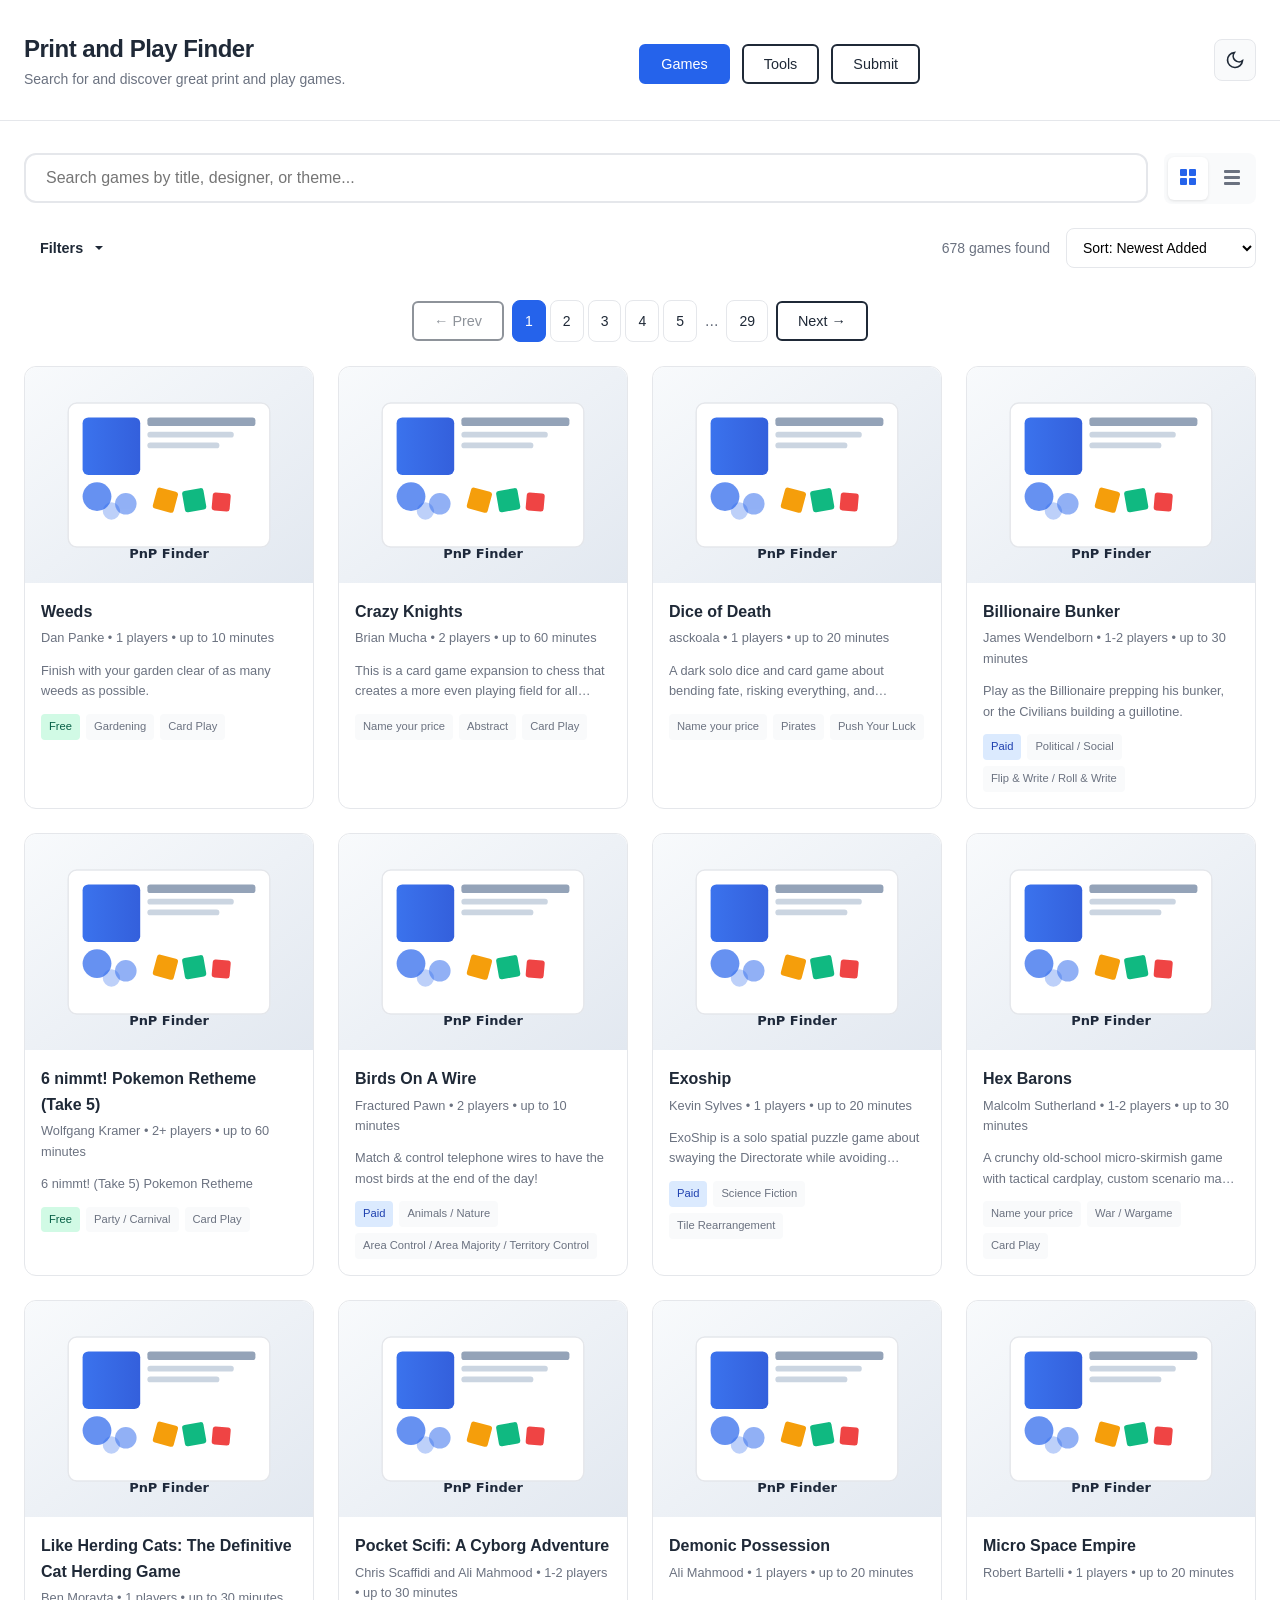
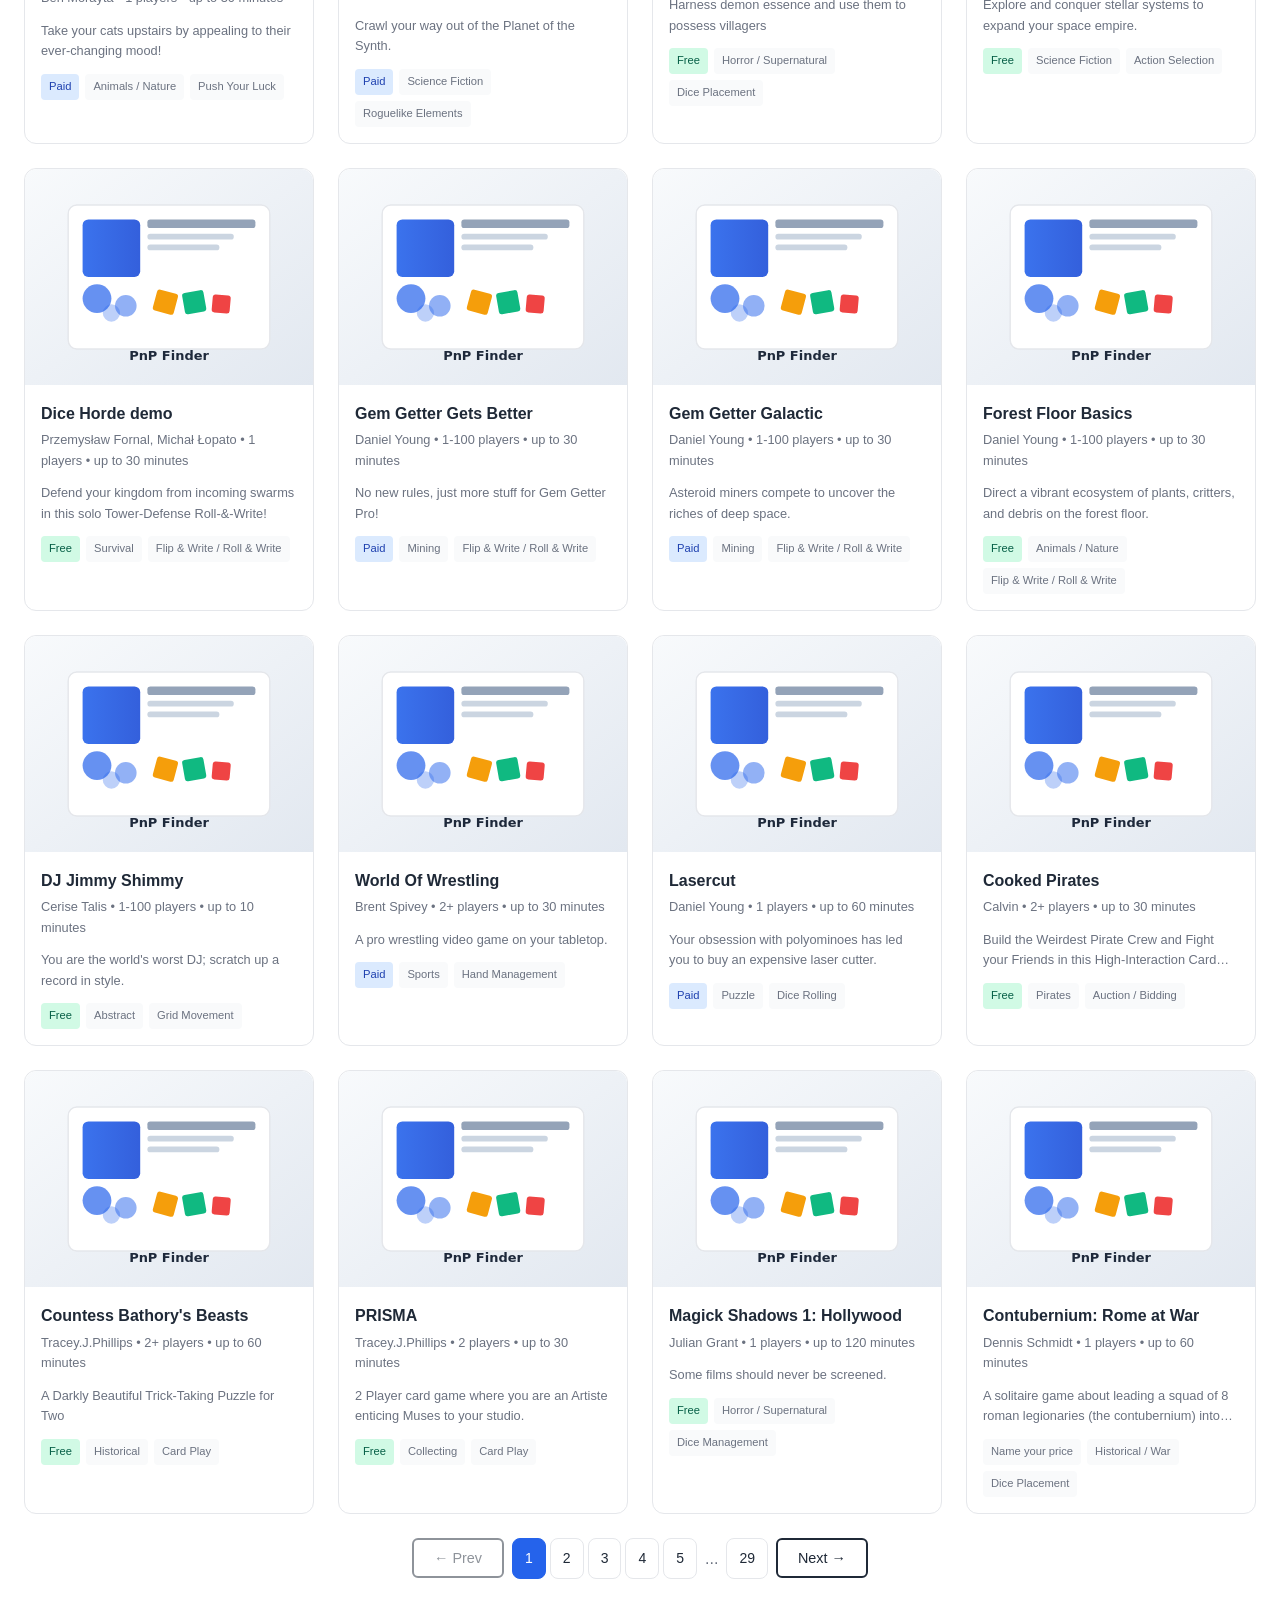
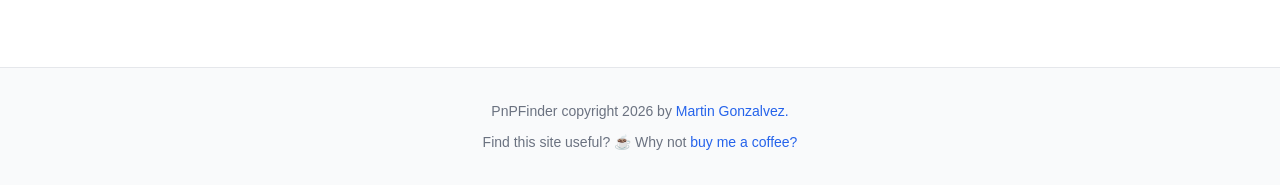
<file: index.html>
<!DOCTYPE html>
<html lang="en">
<head>
    <meta charset="UTF-8">
    <meta name="viewport" content="width=device-width, initial-scale=1.0">
    <title>Print and Play Finder - Discover Free & Paid PnP Games</title>
    <link rel="icon" type="image/svg+xml" href="images/favicon.svg">
    <link rel="stylesheet" href="css/styles.css">
</head>
<body>
    <header class="header">
        <div class="container">
            <div class="header-left">
                <h1 class="logo">Print and Play Finder</h1>
                <p class="tagline">Search for and discover great print and play games.</p>
            </div>
            <!-- Navigation Menu -->
            <nav class="main-nav" id="main-nav">
                <div class="nav-buttons">
                    <button class="nav-btn active" data-page="index.html">Games</button>
                    <button class="nav-btn" data-page="tools.html">Tools</button>
                    <button class="nav-btn" data-page="submit.html">Submit</button>
                </div>
            </nav>
            
            <!-- Mobile Menu Toggle -->
            <button class="mobile-menu-toggle" id="mobile-menu-toggle" aria-label="Toggle menu">
                <svg width="24" height="24" viewBox="0 0 24 24" fill="currentColor">
                    <path d="M3 18h18v-2H3v2zm0-5h18v-2H3v2zm0-7v2h18V6H3z"/>
                </svg>
            </button>
            
            <button id="theme-toggle" class="theme-toggle" title="Toggle dark mode">
                <svg class="sun-icon" width="20" height="20" viewBox="0 0 24 24" fill="none" stroke="currentColor" stroke-width="2">
                    <circle cx="12" cy="12" r="5"/><path d="M12 1v2M12 21v2M4.22 4.22l1.42 1.42M18.36 18.36l1.42 1.42M1 12h2M21 12h2M4.22 19.78l1.42-1.42M18.36 5.64l1.42-1.42"/>
                </svg>
                <svg class="moon-icon" width="20" height="20" viewBox="0 0 24 24" fill="none" stroke="currentColor" stroke-width="2">
                    <path d="M21 12.79A9 9 0 1111.21 3 7 7 0 0021 12.79z"/>
                </svg>
            </button>
        </div>
    </header>

    <main class="main-content">
        <div class="container">
            <section class="search-section">
                <div class="search-wrapper">
                    <input 
                        type="text" 
                        id="search-input" 
                        class="search-input" 
                        placeholder="Search games by title, designer, or theme..."
                        autocomplete="off"
                    >
                    <div id="autocomplete-results" class="autocomplete-results"></div>
                </div>
                
                <div class="view-toggle">
                    <button id="tile-view-btn" class="view-btn active" title="Tile View">
                        <svg width="20" height="20" viewBox="0 0 20 20" fill="currentColor">
                            <rect x="2" y="2" width="7" height="7" rx="1"/>
                            <rect x="11" y="2" width="7" height="7" rx="1"/>
                            <rect x="2" y="11" width="7" height="7" rx="1"/>
                            <rect x="11" y="11" width="7" height="7" rx="1"/>
                        </svg>
                    </button>
                    <button id="list-view-btn" class="view-btn" title="List View">
                        <svg width="20" height="20" viewBox="0 0 20 20" fill="currentColor">
                            <rect x="2" y="3" width="16" height="3" rx="1"/>
                            <rect x="2" y="9" width="16" height="3" rx="1"/>
                            <rect x="2" y="15" width="16" height="3" rx="1"/>
                        </svg>
                    </button>
                </div>
            </section>

            <section class="filters-section">
                <div class="filters-header">
                    <button id="toggle-filters" class="toggle-filters-btn">
                        <span>Filters</span>
                        <svg class="chevron" width="16" height="16" viewBox="0 0 16 16" fill="currentColor">
                            <path d="M4 6l4 4 4-4"/>
                        </svg>
                    </button>
                    <div class="filters-right">
                        <span id="results-count" class="results-count">Loading games...</span>
                        <div class="sort-group">
                        <select id="sort-by" class="filter-select">
                                <option value="" disabled selected>Sort: Newest Added</option>
                                <option value="newest">Newest Added</option>
                                <option value="alpha-asc">Alphabetical (A-Z)</option>
                                <option value="alpha-desc">Alphabetical (Z-A)</option>
                                <option value="year-desc">Release Year (Newest)</option>
                                <option value="year-asc">Release Year (Oldest)</option>
                                <option value="original">Order Added</option>
                            </select>
                        </div>
                    </div>
                </div>
                
                <div id="filters-panel" class="filters-panel">
                    <div class="filter-group">
                        <label for="filter-players">Players</label>
                        <select id="filter-players" class="filter-select">
                            <option value="">All</option>
                        </select>
                    </div>

                    <div class="filter-group">
                        <label for="filter-playtime">Playtime</label>
                        <select id="filter-playtime" class="filter-select">
                            <option value="">All</option>
                        </select>
                    </div>

                    <div class="filter-group">
                        <label for="filter-age">Age Range</label>
                        <select id="filter-age" class="filter-select">
                            <option value="">All</option>
                        </select>
                    </div>

                    <div class="filter-group">
                        <label for="filter-complexity">Game Complexity</label>
                        <select id="filter-complexity" class="filter-select">
                            <option value="">All</option>
                            <option value="LIGHT">Light</option>
                            <option value="LIGHT-MEDIUM">Light-Medium</option>
                            <option value="MEDIUM">Medium</option>
                            <option value="MEDIUM-HEAVY">Medium-Heavy</option>
                            <option value="HEAVY">Heavy</option>
                        </select>
                    </div>

                    <div class="filter-group">
                        <label for="filter-crafting">Crafting Challenge</label>
                        <select id="filter-crafting" class="filter-select">
                            <option value="">All</option>
                            <option value="Simple Cuts">Simple Cuts</option>
                            <option value="Moderate Assembly">Moderate Assembly</option>
                            <option value="Complex Assembly">Complex Assembly</option>
                        </select>
                    </div>

                    <div class="filter-group">
                        <label for="filter-theme">Theme</label>
                        <select id="filter-theme" class="filter-select">
                            <option value="">All</option>
                        </select>
                    </div>

                    <div class="filter-group">
                        <label for="filter-mechanism">Main Mechanism</label>
                        <select id="filter-mechanism" class="filter-select">
                            <option value="">All</option>
                        </select>
                    </div>

                    <div class="filter-group">
                        <label for="filter-year">Release Year</label>
                        <select id="filter-year" class="filter-select">
                            <option value="">All</option>
                        </select>
                    </div>

                    <div class="filter-group">
                        <label for="filter-price">Free or Paid</label>
                        <select id="filter-price" class="filter-select">
                            <option value="">All</option>
                            <option value="Free">Free</option>
                            <option value="Paid">Paid</option>
                            <option value="Name your price">Name Your Price</option>
                        </select>
                    </div>

                    <div class="filter-group">
                        <label for="filter-curated">Curated Lists</label>
                        <select id="filter-curated" class="filter-select">
                            <option value="">All</option>
                        </select>
                    </div>

                    <button id="clear-filters" class="clear-filters-btn">Clear All</button>
                </div>
            </section>

            <div id="pagination-top" class="pagination-container"></div>

            <section id="games-grid" class="games-grid tile-view">
            </section>

            <div id="pagination-bottom" class="pagination-container"></div>
        </div>
    </main>

    <footer class="footer-bottom">
        <div class="container" style="text-align: center;">
            <p>PnPFinder copyright 2026 by <a href="mailto:help@pnpfinder.com?subject=PnPFinder%20Feedback">Martin Gonzalvez.</a></p>
            <p style="margin-top: 8px;">
                Find this site useful? ☕ Why not <a href="https://ko-fi.com/marting/" target="_blank" style="color: var(--primary); text-decoration: none;">buy me a coffee?</a>
            </p>
        </div>
    </footer>

    <script src="js/app.js"></script>
</body>
</html>
</file>
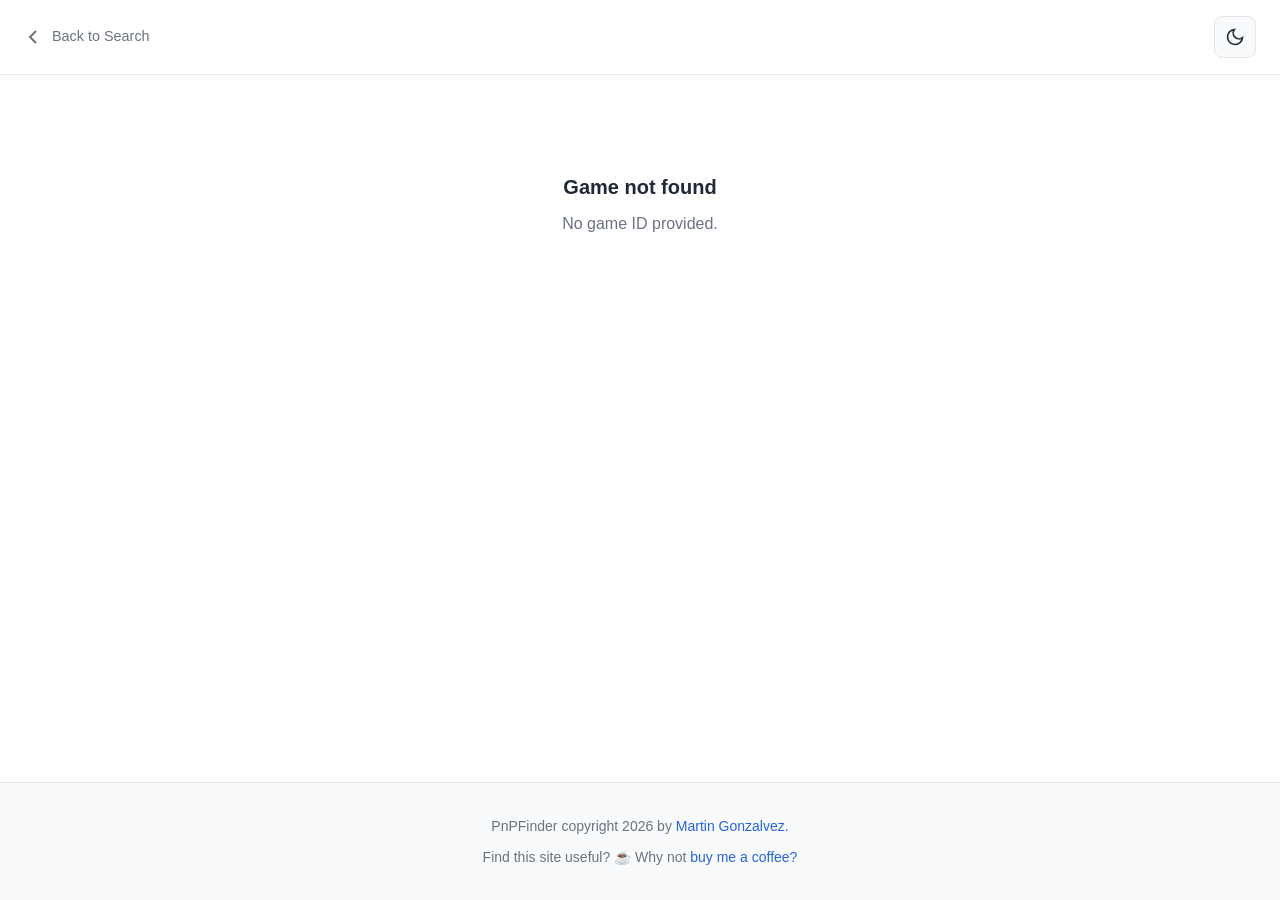
<file: detail.html>
<!DOCTYPE html>
<html lang="en">
<head>
    <meta charset="UTF-8">
    <meta name="viewport" content="width=device-width, initial-scale=1.0">
    <title>Game Details - PnP Finder</title>
    <link rel="stylesheet" href="css/styles.css">
</head>
<body class="detail-page">
    <header class="header">
        <div class="container">
            <a href="index.html" class="back-link">
                <svg width="20" height="20" viewBox="0 0 20 20" fill="currentColor">
                    <path d="M12 4l-6 6 6 6" stroke="currentColor" stroke-width="2" fill="none"/>
                </svg>
                Back to Search
            </a>
            <button id="theme-toggle" class="theme-toggle" title="Toggle dark mode">
                <svg class="sun-icon" width="20" height="20" viewBox="0 0 24 24" fill="none" stroke="currentColor" stroke-width="2">
                    <circle cx="12" cy="12" r="5"/><path d="M12 1v2M12 21v2M4.22 4.22l1.42 1.42M18.36 18.36l1.42 1.42M1 12h2M21 12h2M4.22 19.78l1.42-1.42M18.36 5.64l1.42-1.42"/>
                </svg>
                <svg class="moon-icon" width="20" height="20" viewBox="0 0 24 24" fill="none" stroke="currentColor" stroke-width="2">
                    <path d="M21 12.79A9 9 0 1111.21 3 7 7 0 0021 12.79z"/>
                </svg>
            </button>
        </div>
    </header>

    <main class="detail-content">
        <div class="container">
            <div id="game-detail" class="game-detail">
                <div class="detail-loading">Loading game details...</div>
            </div>
        </div>
    </main>

    <footer class="footer-bottom">
        <div class="container" style="text-align: center;">
            <p>PnPFinder copyright 2026 by <a href="mailto:help@pnpfinder.com?subject=PnPFinder%20Feedback">Martin Gonzalvez.</a></p>
            <p style="margin-top: 8px;">
                Find this site useful? ☕ Why not <a href="https://ko-fi.com/marting/" target="_blank" style="color: var(--primary); text-decoration: none;">buy me a coffee?</a>
            </p>
        </div>
    </footer>

    <script src="js/app.js"></script>
    <script>
        document.addEventListener('DOMContentLoaded', () => {
            loadGameDetail();
        });
    </script>
</body>
</html>
</file>
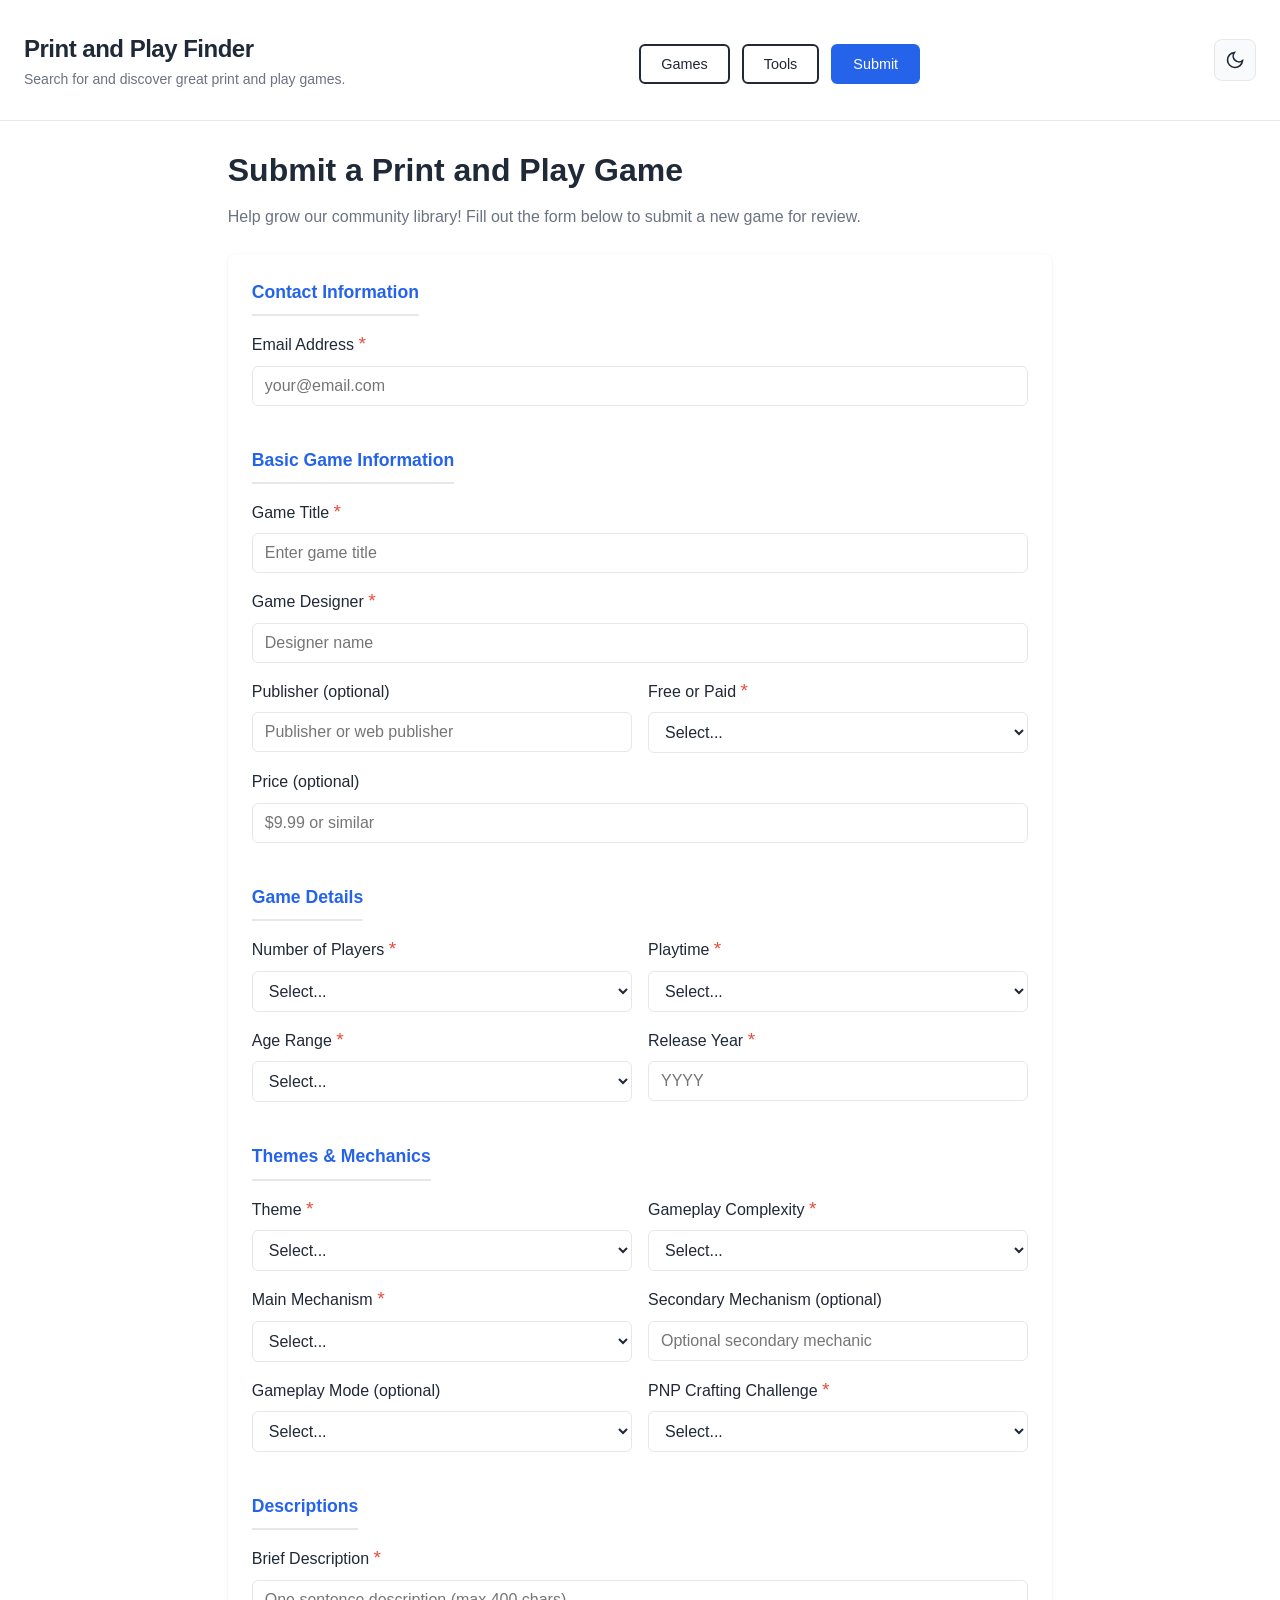
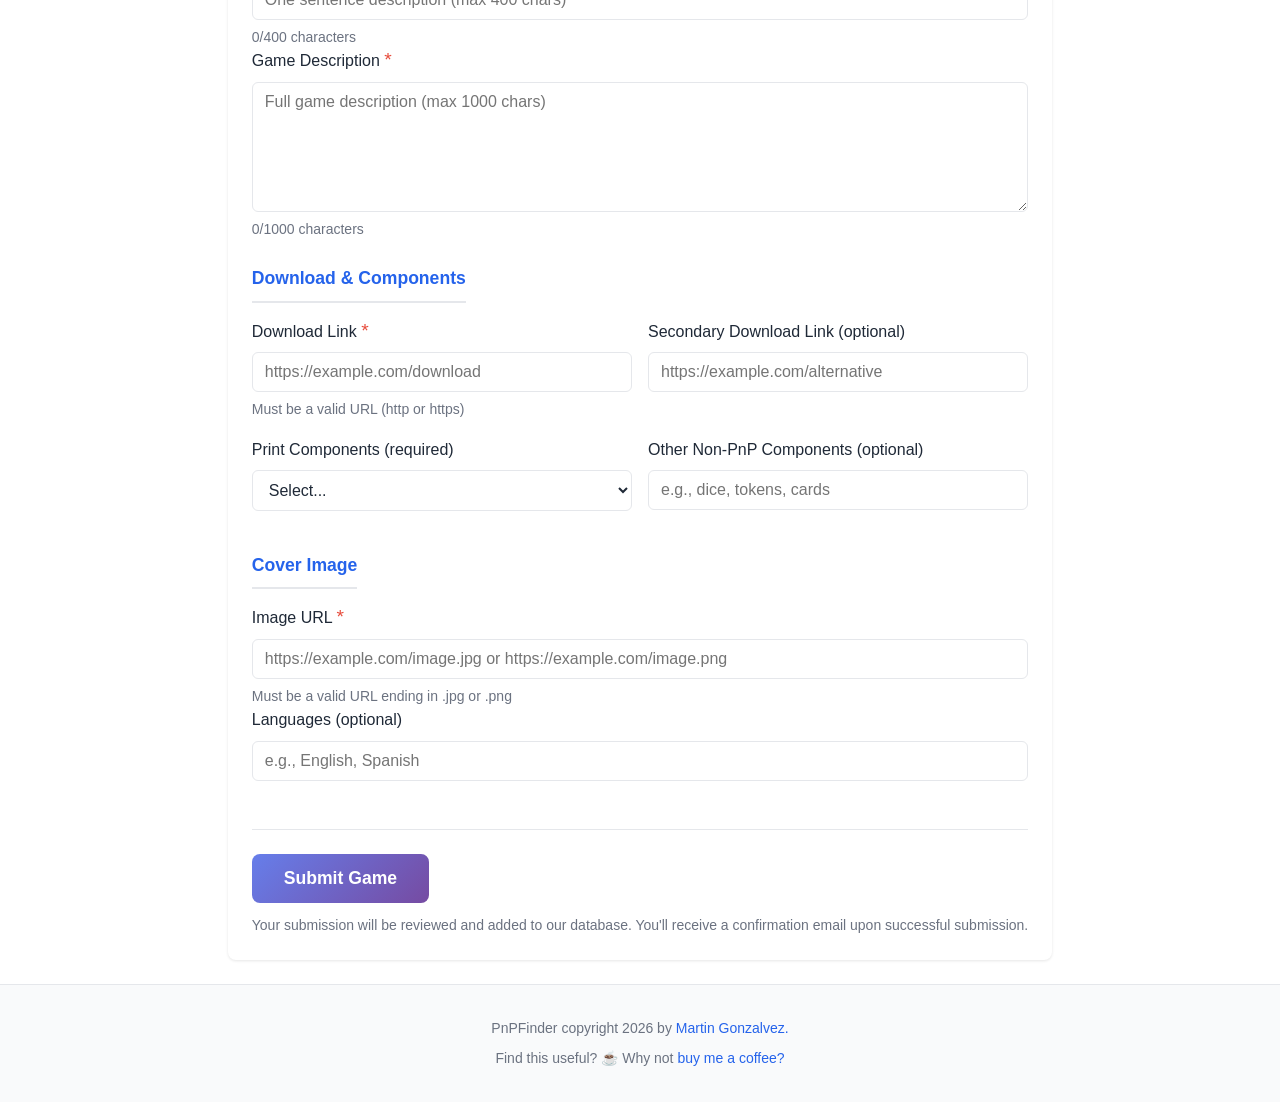
<file: submit.html>
<!DOCTYPE html>
<html lang="en">
<head>
    <meta charset="UTF-8">
    <meta name="viewport" content="width=device-width, initial-scale=1.0">
    <title>Print and Play Finder</title>
    <link rel="stylesheet" href="css/styles.css">
</head>
<body>
    <header class="header">
        <div class="container">
            <div class="header-left">
                <h1 class="logo"><a href="index.html" style="color: inherit; text-decoration: none;">Print and Play Finder</a></h1>
                <p class="tagline">Search for and discover great print and play games.</p>
            </div>
            
            <!-- Navigation Menu -->
            <nav class="main-nav" id="main-nav">
                <div class="nav-buttons">
                    <button class="nav-btn" data-page="index.html">Games</button>
                    <button class="nav-btn" data-page="tools.html">Tools</button>
                    <button class="nav-btn active" data-page="submit.html">Submit</button>
                </div>
            </nav>
            
            <!-- Mobile Menu Toggle -->
            <button class="mobile-menu-toggle" id="mobile-menu-toggle" aria-label="Toggle menu">
                <svg width="24" height="24" viewBox="0 0 24 24" fill="currentColor">
                    <path d="M3 18h18v-2H3v2zm0-5h18v-2H3v2zm0-7v2h18V6H3z"/>
                </svg>
            </button>
            
            <button id="theme-toggle" class="theme-toggle" title="Toggle dark mode">
                <svg class="sun-icon" width="20" height="20" viewBox="0 0 24 24" fill="none" stroke="currentColor" stroke-width="2">
                    <circle cx="12" cy="12" r="5"/><path d="M12 1v2M12 21v2M4.22 4.22l1.42 1.42M18.36 18.36l1.42 1.42M1 12h2M21 12h2M4.22 19.78l1.42-1.42M18.36 5.64l1.42-1.42"/>
                </svg>
                <svg class="moon-icon" width="20" height="20" viewBox="0 0 24 24" fill="none" stroke="currentColor" stroke-width="2">
                    <path d="M21 12.79A9 9 0 1111.21 3 7 7 0 0021 12.79z"/>
                </svg>
            </button>
        </div>
    </header>

    <main class="container">
        <section class="submit-section">
            <h1 class="page-title">Submit a Print and Play Game</h1>
            <p class="submit-intro">Help grow our community library! Fill out the form below to submit a new game for review.</p>
            
            <form id="game-submit-form" class="submit-form" method="POST" action="/api/submit-game" enctype="application/json">
                
                <!-- Section: Contact Information -->
                <fieldset class="form-section">
                    <legend>Contact Information</legend>
                    
                    <div class="form-row">
                        <div class="form-group required">
                            <label for="email">Email Address <span class="required-indicator">*</span></label>
                            <input type="email" id="email" name="email" required placeholder="your@email.com">
                        </div>
                    </div>
                </fieldset>

                <!-- Section: Basic Game Info -->
                <fieldset class="form-section">
                    <legend>Basic Game Information</legend>
                    
                    <div class="form-row">
                        <div class="form-group required" style="flex: 2;">
                            <label for="game-title">Game Title <span class="required-indicator">*</span></label>
                            <input type="text" id="game-title" name="game_title" required maxlength="200" placeholder="Enter game title">
                        </div>
                    </div>

                    <div class="form-row">
                        <div class="form-group required">
                            <label for="designer">Game Designer <span class="required-indicator">*</span></label>
                            <input type="text" id="designer" name="designer" required placeholder="Designer name">
                        </div>
                    </div>

                    <div class="form-row">
                        <div class="form-group">
                            <label for="publisher">Publisher (optional)</label>
                            <input type="text" id="publisher" name="publisher" maxlength="100" placeholder="Publisher or web publisher">
                        </div>

                        <div class="form-group required">
                            <label for="free_paid">Free or Paid <span class="required-indicator">*</span></label>
                            <select id="free_paid" name="free_or_paid" required>
                                <option value="">Select...</option>
                                <option value="Free">Free</option>
                                <option value="Paid">Paid</option>
                                <option value="Name your price">Name your price</option>
                            </select>
                        </div>
                    </div>

                    <div class="form-row">
                        <div class="form-group">
                            <label for="price">Price (optional)</label>
                            <input type="text" id="price" name="price" maxlength="20" placeholder="$9.99 or similar">
                        </div>
                    </div>
                </fieldset>

                <!-- Section: Game Details -->
                <fieldset class="form-section">
                    <legend>Game Details</legend>

                    <div class="form-row">
                        <div class="form-group required">
                            <label for="players">Number of Players <span class="required-indicator">*</span></label>
                            <select id="players" name="number_of_players" required>
                                <option value="">Select...</option>
                                <option value="1">1 Player</option>
                                <option value="1-2">1-2 Players</option>
                                <option value="1-3">1-3 Players</option>
                                <option value="1-4">1-4 Players</option>
                                <option value="1-5">1-5 Players</option>
                                <option value="1-6">1-6 Players</option>
                                <option value="1-7">1-7 Players</option>
                                <option value="2">2 Players</option>
                                <option value="2+">2+ Players</option>
                                <option value="3+">3+ Players</option>
                                <option value="1-100">1-100 Players</option>
                            </select>
                        </div>

                        <div class="form-group required">
                            <label for="playtime">Playtime <span class="required-indicator">*</span></label>
                            <select id="playtime" name="playtime" required>
                                <option value="">Select...</option>
                                <option value="up to 10 minutes">Up to 10 minutes</option>
                                <option value="up to 20 minutes">Up to 20 minutes</option>
                                <option value="up to 30 minutes">Up to 30 minutes</option>
                                <option value="up to 60 minutes">Up to 60 minutes</option>
                                <option value="up to 90 minutes">Up to 90 minutes</option>
                                <option value="up to 120 minutes">Up to 120 minutes</option>
                                <option value="120+ minutes">120+ minutes</option>
                            </select>
                        </div>
                    </div>

                    <div class="form-row">
                        <div class="form-group required">
                            <label for="age_range">Age Range <span class="required-indicator">*</span></label>
                            <select id="age_range" name="age_range" required>
                                <option value="">Select...</option>
                                <option value="5+">5+</option>
                                <option value="8+">8+</option>
                                <option value="10+">10+</option>
                                <option value="12+">12+</option>
                                <option value="14+">14+</option>
                                <option value="18+">18+</option>
                            </select>
                        </div>

                        <div class="form-group required">
                            <label for="release_year">Release Year <span class="required-indicator">*</span></label>
                            <input type="number" id="release_year" name="release_year" required min="1900" max="2030" placeholder="YYYY">
                        </div>
                    </div>
                </fieldset>

                <!-- Section: Themes & Mechanics -->
                <fieldset class="form-section">
                    <legend>Themes & Mechanics</legend>

                    <div class="form-row">
                        <div class="form-group required" style="flex: 2;">
                            <label for="theme">Theme <span class="required-indicator">*</span></label>
                            <select id="theme" name="theme" required>
                                <option value="">Select...</option>
                                <option value="abstract">Abstract</option>
                                <option value="adventure">Adventure</option>
                                <option value="animals/nature">Animals/Nature</option>
                                <option value="anime/cartoon">Anime/Cartoon</option>
                                <option value="city building">City Building</option>
                                <option value="civilization">Civilization</option>
                                <option value="collecting">Collecting</option>
                                <option value="crime/mystery/detective">Crime/Mystery/Detective</option>
                                <option value="cultural heritage">Cultural Heritage</option>
                                <option value="dungeon crawl">Dungeon Crawl</option>
                                <option value="economy">Economy</option>
                                <option value="farming">Farming</option>
                                <option value="fantasy">Fantasy</option>
                                <option value="flowers">Flowers</option>
                                <option value="food">Food</option>
                                <option value="gardening">Gardening</option>
                                <option value="historical">Historical</option>
                                <option value="horror/supernatural">Horror/Supernatural</option>
                                <option value="manufacturing">Manufacturing</option>
                                <option value="medieval">Medieval</option>
                                <option value="mining">Mining</option>
                                <option value="monarchy">Monarchy</option>
                                <option value="mythology">Mythology</option>
                                <option value="personal growth">Personal Growth</option>
                                <option value="party/carnival">Party/Carnival</option>
                                <option value="pirates">Pirates</option>
                                <option value="politics">Politics</option>
                                <option value="post-apocalyptic">Post-Apocalyptic</option>
                                <option value="puzzle">Puzzle</option>
                                <option value="racing">Racing</option>
                                <option value="sports">Sports</option>
                                <option value="science fiction">Science Fiction</option>
                                <option value="spies/espionage">Spies/Espionage</option>
                                <option value="steampunk">Steampunk</option>
                                <option value="stock market">Stock Market</option>
                                <option value="survival">Survival</option>
                                <option value="trains">Trains</option>
                                <option value="transportation">Transportation</option>
                                <option value="war">War</option>
                                <option value="wedding">Wedding</option>
                                <option value="western">Western</option>
                                <option value="zombie">Zombie</option>
                            </select>
                        </div>

                        <div class="form-group required">
                            <label for="complexity">Gameplay Complexity <span class="required-indicator">*</span></label>
                            <select id="complexity" name="complexity" required>
                                <option value="">Select...</option>
                                <option value="Light">Light</option>
                                <option value="Light-Medium">Light-Medium</option>
                                <option value="Medium">Medium</option>
                                <option value="Medium-Heavy">Medium-Heavy</option>
                                <option value="Heavy">Heavy</option>
                            </select>
                        </div>
                    </div>

                    <div class="form-row">
                        <div class="form-group required">
                            <label for="main_mechanism">Main Mechanism <span class="required-indicator">*</span></label>
                            <select id="main_mechanism" name="main_mechanism" required>
                                <option value="">Select...</option>
                                <option value="4X (explore, expand, exploit, annihilate)">4X</option>
                                <option value="Action Selection">Action Selection</option>
                                <option value="Auction/Bidding">Auction/Bidding</option>
                                <option value="Area Control/Investment">Area Control/Investment</option>
                                <option value="Area Influence">Area Influence</option>
                                <option value="Area Movement">Area Movement</option>
                                <option value="Battle Simulation">Battle Simulation</option>
                                <option value="Battlefield Construction">Battlefield Construction</option>
                                <option value="Big Board">Big Board</option>
                                <option value="Card Drafting">Card Drafting</option>
                                <option value="City Building">City Building</option>
                                <option value="Collaborative Card Play">Collaborative Card Play</option>
                                <option value="Collectible Card Game">Collectible Card Game</option>
                                <option value="Combat">Combat</option>
                                <option value="Conversation">Conversation</option>
                                <option value="Cooperative">Cooperative</option>
                                <option value="Counter Movement">Counter Movement</option>
                                <option value="Deck Building">Deck Building</option>
                                <option value="Dice Building">Dice Building</option>
                                <option value="Dice Placement">Dice Placement</option>
                                <option value="Drag and Drop">Drag and Drop</option>
                                <option value="Drafting">Drafting</option>
                                <option value="Duel">Duel</option>
                                <option value="Edge of the World">Edge of the World</option>
                                <option value="Electronic Board Game">Electronic Board Game</option>
                                <option value="Entomology">Entomology</option>
                                <option value="Ergonomically Challenging">Ergonomically Challenging</option>
                                <option value="Event Deck">Event Deck</option>
                                <option value="Expanding Board">Expanding Board</option>
                                <option value="Flip-and-Write">Flip-and-Write</option>
                                <option value="Forced Card Play">Forced Card Play</option>
                                <option value="Guessing Game">Guessing Game</option>
                                <option value="Hidden Role/Voting">Hidden Role/Voting</option>
                                <option value="Infinite Cards">Infinite Cards</option>
                                <option value="Ladder Climbing">Ladder Climbing</option>
                                <option value="Layout/Bidding Areas">Layout/Bidding Areas</option>
                                <option value="Light Strategy">Light Strategy</option>
                                <option value="Line of Battle">Line of Battle</option>
                                <option value="Loss of Identity">Loss of Identity</option>
                                <option value="Match 3 Game">Match 3</option>
                                <option value="Memory">Memory</option>
                                <option value="Modular Board">Modular Board</option>
                                <option value="Movable Token Deck">Movable Token Deck</option>
                                <option value="Multiple Paths of Progression">Multiple Paths of Progression</option>
                                <option value="Mystery Game">Mystery Game</option>
                                <option value="Net/Path Building">Net/Path Building</option>
                                <option value="No Player Interaction">No Player Interaction</option>
                                <option value="Off Board Combat">Off Board Combat</option>
                                <option value="One vs. Many">One vs. Many</option>
                                <option value="Optical Illusions">Optical Illusions</option>
                                <option value="Paper-and-Pencil">Paper-and-Pencil</option>
                                <option value="Pattern Building">Pattern Building</option>
                                <option value="Pattern Dice">Pattern Dice</option>
                                <option value="Peaceful Strategy Game">Peaceful Strategy Game</option>
                                <option value="Pellets/Beans/Others in Container">Pellets/Beans/Others in Container</option>
                                <option value="Pitching">Pitching</option>
                                <option value="Player Elimination">Player Elimination</option>
                                <option value="Point Salad">Point Salad</option>
                                <option value="Programming">Programming</option>
                                <option value="Push Your Luck">Push Your Luck</option>
                                <option value="Quick Play">Quick Play</option>
                                <option value="Real-Time">Real-Time</option>
                                <option value="Roll & Write">Roll & Write</option>
                                <option value="Round-Based Planning">Round-Based Planning</option>
                                <option value="Scrabble-like">Scrabble-like</option>
                                <option value="Set Collection">Set Collection</option>
                                <option value="Simultaneous Action Selection">Simultaneous Action Selection</option>
                                <option value="Single Player Game">Single Player Game</option>
                                <option value="Sliding Tiles">Sliding Tiles</option>
                                <option value="Speed/Reflexes">Speed/Reflexes</option>
                                <option value="Stacking">Stacking</option>
                                <option value="Strategy">Strategy</option>
                                <option value="Table Tennis">Table Tennis</option>
                                <option value="Take and Be Gentle">Take and Be Gentle</option>
                                <option value="Tile Placement">Tile Placement</option>
                                <option value="Timing/Delivery of Actions">Timing/Delivery of Actions</option>
                                <option value="Turn Order Manipulation">Turn Order Manipulation</option>
                                <option value="War Game">War Game</option>
                                <option value="Worker Placement">Worker Placement</option>
                            </select>
                        </div>

                        <div class="form-group">
                            <label for="secondary_mechanism">Secondary Mechanism (optional)</label>
                            <input type="text" id="secondary_mechanism" name="secondary_mechanism" maxlength="100" placeholder="Optional secondary mechanic">
                        </div>
                    </div>

                    <div class="form-row">
                        <div class="form-group">
                            <label for="gameplay_mode">Gameplay Mode (optional)</label>
                            <select id="gameplay_mode" name="gameplay_mode">
                                <option value="">Select...</option>
                                <option value="Competitive">Competitive</option>
                                <option value="Cooperative">Cooperative</option>
                                <option value="Solo">Solo</option>
                                <option value="Solo/Competitive">Solo/Competitive</option>
                                <option value="Solo/Cooperative">Solo/Cooperative</option>
                            </select>
                        </div>

                        <div class="form-group required">
                            <label for="pnp_crafting">PNP Crafting Challenge <span class="required-indicator">*</span></label>
                            <select id="pnp_crafting" name="pnp_crafting_challenge" required>
                                <option value="">Select...</option>
                                <option value="Simple Cuts (a few cards or tiles)">Simple Cuts (a few cards or tiles)</option>
                                <option value="Moderate Assembly (cards, boards, tiles, square tokens)">Moderate Assembly (cards, boards, tiles, square tokens)</option>
                                <option value="Complex Assembly (dice, plastic standees, special cards)">Complex Assembly (dice, plastic standees, special cards)</option>
                            </select>
                        </div>
                    </div>
                </fieldset>

                <!-- Section: Descriptions -->
                <fieldset class="form-section">
                    <legend>Descriptions</legend>

                    <div class="form-group required">
                        <label for="one_sentence_desc">Brief Description <span class="required-indicator">*</span></label>
                        <input type="text" id="one_sentence_desc" name="one_sentence_description" required maxlength="400" placeholder="One sentence description (max 400 chars)">
                        <small class="form-hint">{count}/400 characters</small>
                    </div>

                    <div class="form-group required">
                        <label for="game_desc">Game Description <span class="required-indicator">*</span></label>
                        <textarea id="game_desc" name="game_description" required maxlength="1000" rows="6" placeholder="Full game description (max 1000 chars)"></textarea>
                        <small class="form-hint">{count}/1000 characters</small>
                    </div>
                </fieldset>

                <!-- Section: Download & Components -->
                <fieldset class="form-section">
                    <legend>Download & Components</legend>

                    <div class="form-row">
                        <div class="form-group required">
                            <label for="download_link">Download Link <span class="required-indicator">*</span></label>
                            <input type="url" id="download_link" name="download_link" required placeholder="https://example.com/download">
                            <small class="form-hint">Must be a valid URL (http or https)</small>
                        </div>

                        <div class="form-group">
                            <label for="secondary_download">Secondary Download Link (optional)</label>
                            <input type="url" id="secondary_download" name="secondary_download_link" placeholder="https://example.com/alternative">
                        </div>
                    </div>

                    <div class="form-row">
                        <div class="form-group required">
                            <label for="print_components">Print Components (required)</label>
                            <select id="print_components" name="print_components" required>
                                <option value="">Select...</option>
                                <option value="1 page">1 Page</option>
                                <option value="2 pages">2 Pages</option>
                                <option value="3 pages">3 Pages</option>
                                <option value="4 pages">4 Pages</option>
                                <option value="5 pages">5 Pages</option>
                                <option value="6 pages">6 Pages</option>
                                <option value="7 pages">7 Pages</option>
                                <option value="8 pages">8 Pages</option>
                                <option value="9 pages">9 Pages</option>
                                <option value="10 pages">10 Pages</option>
                                <option value="10+ pages">10+ Pages</option>
                            </select>
                        </div>

                        <div class="form-group">
                            <label for="other_components">Other Non-PnP Components (optional)</label>
                            <input type="text" id="other_components" name="other_components" maxlength="200" placeholder="e.g., dice, tokens, cards">
                        </div>
                    </div>
                </fieldset>

                <!-- Section: Image & Language -->
                <fieldset class="form-section">
                    <legend>Cover Image</legend>

                    <div class="form-group required">
                        <label for="image_url">Image URL <span class="required-indicator">*</span></label>
                        <input type="url" id="image_url" name="image_url" required placeholder="https://example.com/image.jpg or https://example.com/image.png">
                        <small class="form-hint">Must be a valid URL ending in .jpg or .png</small>
                    </div>

                    <div class="form-row">
                        <div class="form-group">
                            <label for="languages">Languages (optional)</label>
                            <input type="text" id="languages" name="languages" maxlength="100" placeholder="e.g., English, Spanish">
                        </div>
                    </div>
                </fieldset>

                <!-- Submit Button -->
                <div class="form-actions">
                    <button type="submit" class="submit-btn">Submit Game</button>
                    <p class="form-note">Your submission will be reviewed and added to our database. You'll receive a confirmation email upon successful submission.</p>
                </div>
            </form>
        </section>
    </main>

    <!-- Loading Overlay -->
    <div id="loading-overlay" class="loading-overlay hidden">
        <div class="loading-spinner"></div>
    </div>
    
    <footer class="footer-bottom">
        <div class="container" style="text-align: center;">
            <p>PnPFinder copyright 2026 by <a href="mailto:help@pnpfinder.com?subject=PnPFinder%20Feedback">Martin Gonzalvez.</a></p>
            <p style="margin-top: 8px;">
                Find this useful? ☕ Why not <a href="https://ko-fi.com/marting/" target="_blank" style="color: var(--primary); text-decoration: none;">buy me a coffee?</a>
            </p>
        </div>
    </footer>

    <script src="js/app.js"></script>
    <script src="js/submit-validation.js"></script>
</body>
</html>
</file>
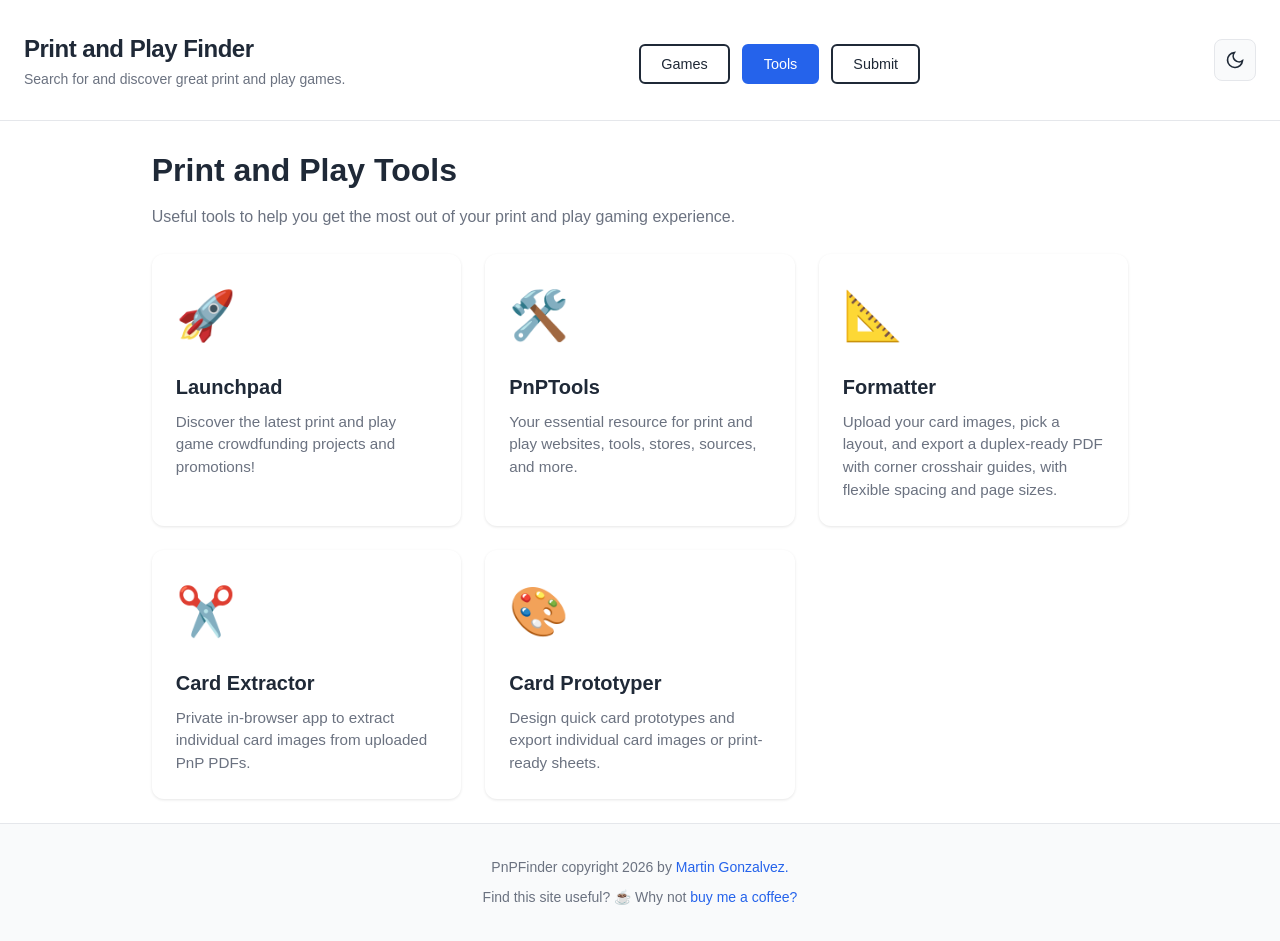
<file: tools.html>
<!DOCTYPE html>
<html lang="en">
<head>
    <meta charset="UTF-8">
    <meta name="viewport" content="width=device-width, initial-scale=1.0">
    <title>Print and Play Finder</title>
    <link rel="stylesheet" href="css/styles.css">
</head>
<body>
    <header class="header">
        <div class="container">
            <div class="header-left">
                <h1 class="logo"><a href="index.html" style="color: inherit; text-decoration: none;">Print and Play Finder</a></h1>
                <p class="tagline">Search for and discover great print and play games.</p>
            </div>
            
            <!-- Navigation Menu -->
            <nav class="main-nav" id="main-nav">
                <div class="nav-buttons">
                    <button class="nav-btn" data-page="index.html">Games</button>
                    <button class="nav-btn active" data-page="tools.html">Tools</button>
                    <button class="nav-btn" data-page="submit.html">Submit</button>
                </div>
            </nav>
            
            <!-- Mobile Menu Toggle -->
            <button class="mobile-menu-toggle" id="mobile-menu-toggle" aria-label="Toggle menu">
                <svg width="24" height="24" viewBox="0 0 24 24" fill="currentColor">
                    <path d="M3 18h18v-2H3v2zm0-5h18v-2H3v2zm0-7v2h18V6H3z"/>
                </svg>
            </button>
            
            <button id="theme-toggle" class="theme-toggle" title="Toggle dark mode">
                <svg class="sun-icon" width="20" height="20" viewBox="0 0 24 24" fill="none" stroke="currentColor" stroke-width="2">
                    <circle cx="12" cy="12" r="5"/><path d="M12 1v2M12 21v2M4.22 4.22l1.42 1.42M18.36 18.36l1.42 1.42M1 12h2M21 12h2M4.22 19.78l1.42-1.42M18.36 5.64l1.42-1.42"/>
                </svg>
                <svg class="moon-icon" width="20" height="20" viewBox="0 0 24 24" fill="none" stroke="currentColor" stroke-width="2">
                    <path d="M21 12.79A9 9 0 1111.21 3 7 7 0 0021 12.79z"/>
                </svg>
            </button>
        </div>
    </header>

    <main class="container">
        <section class="tools-section">
            <h1 class="page-title">Print and Play Tools</h1>
            <p class="submit-intro">Useful tools to help you get the most out of your print and play gaming experience.</p>
            
            <div class="tools-grid">
                <!-- Launchpad -->
                <a href="https://launchpad.gonzhome.us" target="_blank" rel="noopener noreferrer" class="tool-card">
                    <div class="tool-icon">🚀</div>
                    <h3 class="tool-title">Launchpad</h3>
                    <p class="tool-description">Discover the latest print and play game crowdfunding projects and promotions!</p>
                </a>

                <!-- PnPTools -->
                <a href="https://pnptools.gonzhome.us" target="_blank" rel="noopener noreferrer" class="tool-card">
                    <div class="tool-icon">🛠️</div>
                    <h3 class="tool-title">PnPTools</h3>
                    <p class="tool-description">Your essential resource for print and play websites, tools, stores, sources, and more.</p>
                </a>

                <!-- Formatter -->
                <a href="https://formatter.gonzhome.us" target="_blank" rel="noopener noreferrer" class="tool-card">
                    <div class="tool-icon">📐</div>
                    <h3 class="tool-title">Formatter</h3>
                    <p class="tool-description">Upload your card images, pick a layout, and export a duplex-ready PDF with corner crosshair guides, with flexible spacing and page sizes.</p>
                </a>

                <!-- Card Extractor -->
                <a href="https://extractor.gonzhome.us" target="_blank" rel="noopener noreferrer" class="tool-card">
                    <div class="tool-icon">✂️</div>
                    <h3 class="tool-title">Card Extractor</h3>
                    <p class="tool-description">Private in-browser app to extract individual card images from uploaded PnP PDFs.</p>
                </a>

                <!-- Card Prototyper -->
                <a href="https://prototyper.gonzhome.us" target="_blank" rel="noopener noreferrer" class="tool-card">
                    <div class="tool-icon">🎨</div>
                    <h3 class="tool-title">Card Prototyper</h3>
                    <p class="tool-description">Design quick card prototypes and export individual card images or print-ready sheets.</p>
                </a>
            </div>
        </section>
    </main>

    
    <footer class="footer-bottom">
        <div class="container" style="text-align: center;">
            <p>PnPFinder copyright 2026 by <a href="mailto:help@pnpfinder.com?subject=PnPFinder%20Feedback">Martin Gonzalvez.</a></p>
            <p style="margin-top: 8px;">
                Find this site useful? ☕ Why not <a href="https://ko-fi.com/marting/" target="_blank" style="color: var(--primary); text-decoration: none;">buy me a coffee?</a>
            </p>
        </div>
    </footer>

    <!-- Mobile Menu Toggle Script -->
    <script src="js/app.js"></script>
</body>
</html>
</file>
<file: css/styles.css>
:root {
    --accent: var(--primary);
    --primary: #2563eb;
    --primary-dark: #1d4ed8;
    --text: #1f2937;
    --text-light: #6b7280;
    --bg: #ffffff;
    --bg-secondary: #f9fafb;
    --border: #e5e7eb;
    --shadow: 0 1px 3px rgba(0,0,0,0.1);
    --shadow-lg: 0 10px 25px rgba(0,0,0,0.1);
    --radius: 8px;
    --radius-lg: 12px;
    --transition: all 0.2s ease;
}

[data-theme="dark"] {
    --accent: var(--primary);
    --primary: #3b82f6;
    --primary-dark: #2563eb;
    --text: #f3f4f6;
    --text-light: #9ca3af;
    --bg: #111827;
    --bg-secondary: #1f2937;
    --border: #374151;
    --shadow: 0 1px 3px rgba(0,0,0,0.3);
    --shadow-lg: 0 10px 25px rgba(0,0,0,0.3);
}

select {
    background-image: url("data:image/svg+xml,%3csvg xmlns='http://www.w3.org/2000/svg' fill='none' viewBox='0 0 20 20'%3e%3cpath stroke='%236b7280' stroke-linecap='round' stroke-linejoin='round' stroke-width='1.5' d='M6 8l4 4 4-4'/%3e%3c/svg%3e");
    background-position: right 0.5rem center;
    background-repeat: no-repeat;
    background-size: 1.5em 1.5em;
    padding-right: 2.5rem;
}

[data-theme="dark"] select {
    --arrow-color: #9ca3af !important;
    background-image: url("data:image/svg+xml,%3csvg xmlns='http://www.w3.org/2000/svg' fill='none' viewBox='0 0 20 20'%3e%3cpath stroke='%236b7280' stroke-linecap='round' stroke-linejoin='round' stroke-width='1.5' d='M6 8l4 4 4-4'/%3e%3c/svg%3e");
    caret-color: var(--text);
}

[data-theme="dark"] select {
    color: var(--text) !important;
    -webkit-text-fill-color: var(--text) !important;
    caret-color: var(--text);
    background-image: none !important;
    appearance: auto !important;
    -moz-appearance: auto !important;
    -webkit-appearance: auto !important;
}

[data-theme="dark"] .filter-select,
[data-theme="dark"] #sort-by {
    color: var(--text) !important;
    -webkit-text-fill-color: var(--text) !important;
    background-image: none !important;
}

* {
    margin: 0;
    padding: 0;
    box-sizing: border-box;
}

body {
    font-family: -apple-system, BlinkMacSystemFont, 'Segoe UI', Roboto, Oxygen, Ubuntu, sans-serif;
    color: var(--text);
    background: var(--bg);
    line-height: 1.6;
    min-height: 100vh;
    display: flex;
    flex-direction: column;
}

.container {
    max-width: 1400px;
    margin: 0 auto;
    padding: 0 24px;
}

.header {
    background: var(--bg);
    border-bottom: 1px solid var(--border);
    padding: 20px 0;
    position: sticky;
    top: 0;
    z-index: 100;
}

.header .container {
    display: flex;
    align-items: center;
    justify-content: space-between;
}

.logo {
    font-size: 1.5rem;
    font-weight: 700;
    color: var(--text);
    letter-spacing: -0.5px;
}

.tagline {
    color: var(--text-light);
    font-size: 0.875rem;
}

.header-left {
    display: flex;
    flex-direction: column;
}

.theme-toggle {
    padding: 10px;
    background: var(--bg-secondary);
    border: 1px solid var(--border);
    border-radius: var(--radius);
    cursor: pointer;
    color: var(--text);
    transition: var(--transition);
    display: flex;
    align-items: center;
    justify-content: center;
}

.theme-toggle:hover {
    border-color: var(--primary);
    color: var(--primary);
}

.theme-toggle .sun-icon {
    display: none;
}

.theme-toggle .moon-icon {
    display: block;
}

[data-theme="dark"] .theme-toggle .sun-icon {
    display: block;
}

[data-theme="dark"] .theme-toggle .moon-icon {
    display: none;
}

.main-content {
    flex: 1;
    padding: 32px 0 64px;
}

.search-section {
    display: flex;
    gap: 16px;
    align-items: flex-start;
    margin-bottom: 24px;
}

.search-wrapper {
    flex: 1;
    position: relative;
}

.search-input {
    width: 100%;
    padding: 14px 20px;
    font-size: 1rem;
    border: 2px solid var(--border);
    border-radius: var(--radius-lg);
    background: var(--bg);
    transition: var(--transition);
}

.search-input:focus {
    outline: none;
    border-color: var(--primary);
    box-shadow: 0 0 0 3px rgba(37, 99, 235, 0.1);
}

.autocomplete-results {
    position: absolute;
    top: 100%;
    left: 0;
    right: 0;
    background: var(--bg);
    border: 1px solid var(--border);
    border-radius: var(--radius);
    margin-top: 4px;
    max-height: 300px;
    overflow-y: auto;
    box-shadow: var(--shadow-lg);
    z-index: 50;
    display: none;
}

.autocomplete-results.active {
    display: block;
}

.autocomplete-item {
    padding: 12px 16px;
    cursor: pointer;
    display: flex;
    align-items: center;
    gap: 12px;
    transition: var(--transition);
}

.autocomplete-item:hover {
    background: var(--bg-secondary);
}

.autocomplete-item img {
    width: 40px;
    height: 40px;
    object-fit: contain;
    border-radius: var(--radius);
    background: var(--bg-secondary);
}

.autocomplete-item-info {
    flex: 1;
}

.autocomplete-item-title {
    font-weight: 600;
    font-size: 0.9rem;
}

.autocomplete-item-meta {
    font-size: 0.75rem;
    color: var(--text-light);
}

.view-toggle {
    display: flex;
    gap: 4px;
    background: var(--bg-secondary);
    padding: 4px;
    border-radius: var(--radius);
}

.view-btn {
    padding: 10px;
    border: none;
    background: transparent;
    color: var(--text-light);
    cursor: pointer;
    border-radius: 6px;
    transition: var(--transition);
}

.view-btn:hover {
    color: var(--text);
}

.view-btn.active {
    background: var(--bg);
    color: var(--primary);
    box-shadow: var(--shadow);
}

.filters-section {
    margin-bottom: 32px;
}

.filters-header {
    display: flex;
    justify-content: space-between;
    align-items: center;
    margin-bottom: 16px;
    flex-wrap: wrap;
    gap: 12px;
}

.filters-right {
    display: flex;
    align-items: center;
    gap: 16px;
}

.sort-group {
    display: flex;
    align-items: center;
    gap: 8px;
}

.sort-group label {
    font-size: 0.875rem;
    font-weight: 500;
    color: var(--text);
}

.sort-group .filter-select {
    min-width: 160px;
}

.toggle-filters-btn {
    display: flex;
    align-items: center;
    gap: 8px;
    padding: 8px 16px;
    background: none;
    border: none;
    font-size: 0.9rem;
    font-weight: 600;
    color: var(--text);
    cursor: pointer;
}

.toggle-filters-btn .chevron {
    transition: var(--transition);
}

.toggle-filters-btn.open .chevron {
    transform: rotate(180deg);
}

.results-count {
    font-size: 0.875rem;
    color: var(--text-light);
}

.filters-panel {
    display: none;
    flex-wrap: wrap;
    gap: 16px;
    padding: 20px;
    background: var(--bg-secondary);
    border-radius: var(--radius-lg);
}

.filters-panel.open {
    display: flex;
}

.filter-group {
    min-width: 160px;
    flex: 1;
}

.filter-group label {
    display: block;
    font-size: 0.75rem;
    font-weight: 600;
    text-transform: uppercase;
    letter-spacing: 0.5px;
    color: var(--text-light);
    margin-bottom: 6px;
}

.filter-select {
    width: 100%;
    padding: 10px 12px;
    font-size: 0.875rem;
    border: 1px solid var(--border);
    border-radius: var(--radius);
    background: var(--bg);
    cursor: pointer;
    transition: var(--transition);
}

.filter-select:focus {
    outline: none;
    border-color: var(--primary);
}

.clear-filters-btn {
    padding: 10px 20px;
    font-size: 0.875rem;
    font-weight: 500;
    color: var(--text-light);
    background: none;
    border: 1px solid var(--border);
    border-radius: var(--radius);
    cursor: pointer;
    transition: var(--transition);
    align-self: flex-end;
}

.clear-filters-btn:hover {
    color: var(--text);
    border-color: var(--text-light);
}

.games-grid {
    display: grid;
    gap: 24px;
}

.games-grid.tile-view {
    grid-template-columns: repeat(auto-fill, minmax(280px, 1fr));
}

.games-grid.list-view {
    display: flex;
    flex-direction: column;
    gap: 8px;
}

.games-grid.list-view .game-card {
    display: flex;
    flex-direction: row;
    align-items: center;
    padding: 8px;
    gap: 12px;
}

.games-grid.list-view .game-card-image-wrapper {
    position: relative;
    width: 50px;
    height: 50px;
    flex-shrink: 0;
    border-radius: 4px;
    overflow: hidden;
    display: flex;
    align-items: center;
    justify-content: center;
    background: var(--bg-secondary);
}

.games-grid.list-view .game-card-image-wrapper .game-card-image-bg {
    position: absolute;
    top: 0;
    left: 0;
    width: 100%;
    height: 100%;
    background-size: contain;
    background-position: center;
    background-repeat: no-repeat;
    filter: blur(10px);
    transform: scale(1.2);
    z-index: 0;
}

.games-grid.list-view .game-card-image {
    position: relative;
    z-index: 1;
    max-width: 100%;
    max-height: 100%;
    width: auto;
    height: auto;
    object-fit: contain;
}

.games-grid.list-view .game-card-content {
    padding: 0;
    flex: 1;
    min-width: 0;
}

.games-grid.list-view .game-card-title {
    font-size: 0.9rem;
    margin-bottom: 2px;
    -webkit-line-clamp: 1;
}

.games-grid.list-view .game-card-meta {
    font-size: 0.75rem;
    margin-bottom: 4px;
}

.games-grid.list-view .game-card-description {
    display: block;
    font-size: 0.75rem;
    color: var(--text-light);
    margin-bottom: 4px;
    -webkit-line-clamp: 2;
    -webkit-box-orient: vertical;
    overflow: hidden;
}

.games-grid.list-view .game-card-tags {
    display: none;
}

.game-card {
    background: var(--bg);
    border: 1px solid var(--border);
    border-radius: var(--radius-lg);
    overflow: hidden;
    cursor: pointer;
    transition: var(--transition);
    text-decoration: none;
    color: inherit;
    display: block;
}

.game-card:hover {
    transform: translateY(-2px);
    box-shadow: var(--shadow-lg);
    border-color: var(--primary);
}

.game-card-image {
    display: block;
    max-width: 100%;
    max-height: 100%;
    width: auto;
    height: auto;
    object-fit: contain;
}

.games-grid.tile-view .game-card {
    position: relative;
    overflow: hidden;
}

.games-grid.tile-view .game-card-image-wrapper {
    position: relative;
    width: 100%;
    min-height: 150px;
    max-height: 300px;
    overflow: hidden;
    border-radius: var(--radius-lg) var(--radius-lg) 0 0;
    display: flex;
    align-items: center;
    justify-content: center;
    background: var(--bg-secondary);
}

.games-grid.tile-view .game-card-image-wrapper .game-card-image-bg {
    position: absolute;
    top: 0;
    left: 0;
    width: 100%;
    height: 100%;
    background-size: contain;
    background-position: center;
    background-repeat: no-repeat;
    filter: blur(20px);
    transform: scale(1.1);
    z-index: 0;
}

.games-grid.tile-view .game-card-image-wrapper .game-card-image {
    position: relative;
    z-index: 1;
    max-width: 100%;
    max-height: 100%;
    width: auto;
    height: auto;
    object-fit: contain;
    display: block;
}

.game-card-content {
    padding: 16px;
}

.game-card-title {
    font-size: 1rem;
    font-weight: 600;
    margin-bottom: 4px;
    display: -webkit-box;
    -webkit-line-clamp: 2;
    -webkit-box-orient: vertical;
    overflow: hidden;
}

.game-card-meta {
    font-size: 0.8rem;
    color: var(--text-light);
    margin-bottom: 12px;
}

.game-card-description {
    font-size: 0.8rem;
    color: var(--text-light);
    margin-bottom: 12px;
    display: -webkit-box;
    -webkit-line-clamp: 2;
    -webkit-box-orient: vertical;
    overflow: hidden;
}

.game-card-tags {
    display: flex;
    flex-wrap: wrap;
    gap: 6px;
}

.game-tag {
    padding: 4px 8px;
    font-size: 0.7rem;
    font-weight: 500;
    background: var(--bg-secondary);
    border-radius: 4px;
    color: var(--text-light);
}

.game-tag.free {
    background: #d1fae5;
    color: #065f46;
}

.game-tag.paid {
    background: #dbeafe;
    color: #1e40af;
}

.detail-page .header {
    padding: 16px 0;
}

.back-link {
    display: inline-flex;
    align-items: center;
    gap: 8px;
    color: var(--text-light);
    text-decoration: none;
    font-size: 0.9rem;
    transition: var(--transition);
}

.back-link:hover {
    color: var(--primary);
}

.detail-content {
    padding: 32px 0;
}

.game-detail {
    max-width: 1000px;
    margin: 0 auto;
}

.detail-loading {
    text-align: center;
    color: var(--text-light);
    padding: 64px;
}

.detail-header {
    display: grid;
    grid-template-columns: 400px 1fr;
    gap: 48px;
    margin-bottom: 48px;
}

.detail-image {
    width: 100%;
    max-width: 600px;
    max-height: 500px;
    height: auto;
    object-fit: contain;
    border-radius: var(--radius-lg);
    box-shadow: var(--shadow-lg);
    background: var(--bg);
    position: relative;
    z-index: 1;
}

.detail-image-wrapper {
    position: relative;
    width: 100%;
    max-width: 600px;
    min-height: 200px;
    max-height: 500px;
    border-radius: var(--radius-lg);
    overflow: hidden;
    display: flex;
    align-items: center;
    justify-content: center;
    background: var(--bg-secondary);
}

.detail-image-bg {
    position: absolute;
    top: 0;
    left: 0;
    width: 100%;
    height: 100%;
    background-size: contain;
    background-position: center;
    background-repeat: no-repeat;
    filter: blur(30px);
    transform: scale(1.1);
    z-index: 0;
}

.detail-header {
    display: grid;
    grid-template-columns: 500px 1fr;
    gap: 48px;
    margin-bottom: 48px;
}

.detail-info {
    display: flex;
    flex-direction: column;
}

.detail-title {
    font-size: 2rem;
    font-weight: 700;
    margin-bottom: 8px;
    line-height: 1.2;
}

.detail-designer {
    font-size: 1.1rem;
    color: var(--text-light);
    margin-bottom: 16px;
}

.detail-price {
    display: inline-block;
    padding: 6px 12px;
    font-size: 0.875rem;
    font-weight: 600;
    border-radius: var(--radius);
    margin-bottom: 24px;
}

.detail-price.free {
    background: #d1fae5;
    color: #065f46;
}

.detail-price.paid {
    background: #dbeafe;
    color: #1e40af;
}

.detail-description {
    color: var(--text-light);
    margin-bottom: 24px;
    line-height: 1.7;
}

.detail-actions {
    display: flex;
    gap: 12px;
    margin-top: auto;
}

.detail-btn {
    display: inline-flex;
    align-items: center;
    gap: 8px;
    padding: 12px 24px;
    font-size: 0.9rem;
    font-weight: 600;
    border-radius: var(--radius);
    text-decoration: none;
    transition: var(--transition);
}

.detail-btn.primary {
    background: var(--primary);
    color: white;
    border: none;
}

.detail-btn.primary:hover {
    background: var(--primary-dark);
}

.detail-btn.secondary {
    background: var(--bg);
    color: var(--text);
    border: 1px solid var(--border);
}

.detail-btn.secondary:hover {
    border-color: var(--text-light);
}

.detail-section {
    margin-bottom: 40px;
}

.detail-section-title {
    font-size: 1.1rem;
    font-weight: 600;
    margin-bottom: 16px;
    padding-bottom: 8px;
    border-bottom: 2px solid var(--border);
}

.detail-stats {
    display: grid;
    grid-template-columns: repeat(auto-fit, minmax(150px, 1fr));
    gap: 16px;
}

.detail-stat {
    background: var(--bg-secondary);
    padding: 16px;
    border-radius: var(--radius);
}

.detail-stat-label {
    font-size: 0.75rem;
    text-transform: uppercase;
    letter-spacing: 0.5px;
    color: var(--text-light);
    margin-bottom: 4px;
}

.detail-stat-value {
    font-size: 1rem;
    font-weight: 600;
}

.detail-tags {
    display: flex;
    flex-wrap: wrap;
    gap: 8px;
}

.detail-tag {
    padding: 6px 12px;
    background: var(--bg-secondary);
    border-radius: var(--radius);
    font-size: 0.875rem;
}

.detail-components {
    display: grid;
    grid-template-columns: repeat(2, 1fr);
    gap: 24px;
}

.detail-component h4 {
    font-size: 0.875rem;
    font-weight: 600;
    color: var(--text-light);
    margin-bottom: 8px;
}

.detail-component p {
    color: var(--text);
}

.pagination-container {
    margin: 24px 0;
    display: flex;
    justify-content: center;
}

.pagination {
    display: flex;
    align-items: center;
    gap: 8px;
    flex-wrap: wrap;
    justify-content: center;
}

.page-btn {
    padding: 8px 12px;
    font-size: 0.875rem;
    border: 1px solid var(--border);
    background: var(--bg);
    color: var(--text);
    border-radius: var(--radius);
    cursor: pointer;
    transition: var(--transition);
}

.page-btn:hover:not(:disabled) {
    border-color: var(--primary);
    color: var(--primary);
}

.page-btn.active {
    background: var(--primary);
    color: white;
    border-color: var(--primary);
}

.page-btn:disabled {
    opacity: 0.5;
    cursor: not-allowed;
}

.page-btn.nav-btn {
    font-weight: 500;
}

.page-numbers {
    display: flex;
    gap: 4px;
    flex-wrap: wrap;
    justify-content: center;
}

.page-ellipsis {
    padding: 8px 4px;
    color: var(--text-light);
}

.footer {
    background: var(--bg-secondary);
    border-top: 1px solid var(--border);
    padding: 24px 0;
    margin-top: auto;
}

.footer .container {
    display: flex;
    justify-content: space-between;
    align-items: center;
}

.footer p {
    font-size: 0.875rem;
    color: var(--text-light);
}

.submit-link {
    font-size: 0.875rem;
    color: var(--primary);
    text-decoration: none;
}

.submit-link:hover {
    text-decoration: underline;
}

@media (max-width: 768px) {
    .detail-header {
        grid-template-columns: 1fr;
        gap: 24px;
    }
    
    .detail-title {
        font-size: 1.5rem;
    }
    
    .detail-components {
        grid-template-columns: 1fr;
    }
    
    .search-section {
        flex-direction: column;
    }
    
    .view-toggle {
        align-self: flex-end;
    }
    
    .filters-panel {
        flex-direction: column;
    }
    
    .filter-group {
        min-width: 100%;
    }
    
    .games-grid.tile-view {
        grid-template-columns: repeat(auto-fill, minmax(240px, 1fr));
    }
}

.no-results {
    text-align: center;
    padding: 64px 24px;
    color: var(--text-light);
}

.no-results h3 {
    font-size: 1.25rem;
    margin-bottom: 8px;
    color: var(--text);
}

/* Navigation Menu Styles */
.main-nav {
    margin: 16px 0;
    padding-top: 8px;
}

.nav-buttons {
    display: flex;
    gap: 12px;
    align-items: flex-start;
}

.nav-btn {
    background: transparent;
    border: 2px solid var(--text);
    color: var(--text);
    font-weight: 500;
    font-size: 0.9rem;
    padding: 10px 20px;
    border-radius: 6px;
    cursor: pointer;
    transition: all 0.2s ease;
}

.nav-btn:hover {
    background: var(--text);
    color: var(--bg);
    border-color: var(--text);
}

/* Add accent variable fallback */
.nav-btn.active {
    background: var(--accent, var(--primary));
    color: white;
    border-color: var(--accent, var(--primary));
}

/* Mobile Menu Toggle */
.mobile-menu-toggle {
    display: none;
    background: none;
    border: none;
    cursor: pointer;
    padding: 8px;
    color: var(--text);
}

/* Responsive Navigation - Desktop to Mobile */
@media (max-width: 768px) {
    .nav-list {
        gap: 16px;
    }
    
    .nav-link {
        font-size: 0.9rem;
    }
}

@media (max-width: 480px) {
    .mobile-menu-toggle {
        display: block;
    }
    
    .main-nav {
        margin-top: 8px;
    }
    
    .nav-list {
        display: none;
        flex-direction: column;
        position: absolute;
        top: 100%;
        left: 0;
        right: 0;
        background: var(--bg);
        padding: 12px;
        border-bottom: 1px solid var(--border);
        box-shadow: 0 4px 6px rgba(0, 0, 0, 0.1);
        z-index: 100;
    }
    
    .nav-list.show {
        display: flex;
    }
}

@media (max-width: 480px) {
    .main-nav .nav-buttons {
        gap: 8px;
    }
    
    .nav-btn {
        padding: 8px 16px;
        font-size: 0.85rem;
    }
}

/* Submit Page Styles */
.page-title {
    font-size: 2rem;
    margin-bottom: 8px;
    color: var(--text);
}

.submit-intro {
    color: var(--text-light);
    margin-bottom: 24px;
    line-height: 1.6;
}

.submit-section {
    max-width: 900px;
    margin: 0 auto;
    padding: 24px 0;
}

.submit-form {
    background: var(--card-bg);
    border-radius: 8px;
    padding: 24px;
    box-shadow: var(--shadow);
}

.form-section {
    border: none;
    margin-bottom: 24px;
    padding: 0;
}

.form-section legend {
    font-size: 1.1rem;
    font-weight: 600;
    color: var(--accent);
    margin-bottom: 16px;
    padding-bottom: 8px;
    border-bottom: 2px solid var(--border);
}

.form-row {
    display: grid;
    grid-template-columns: repeat(auto-fit, minmax(250px, 1fr));
    gap: 16px;
    margin-bottom: 16px;
}

.form-group {
    display: flex;
    flex-direction: column;
}

.form-group label {
    font-weight: 500;
    margin-bottom: 8px;
    color: var(--text);
}

.required-indicator {
    color: #e74c3c;
    font-size: 1.2rem;
    line-height: 1;
}

.form-group input[type="text"],
.form-group input[type="email"],
.form-group input[type="url"],
.form-group input[type="number"],
.form-group select,
.form-group textarea {
    padding: 10px 12px;
    border: 1px solid var(--border);
    border-radius: 6px;
    font-size: 1rem;
    font-family: inherit;
    background: var(--bg);
    color: var(--text);
    transition: border-color 0.2s ease, box-shadow 0.2s ease;
}

.form-group input:focus,
.form-group select:focus,
.form-group textarea:focus {
    outline: none;
    border-color: var(--accent);
    box-shadow: 0 0 0 3px rgba(114, 178, 238, 0.25);
}

.form-group input[readonly],
.form-group select[disabled] {
    background-color: var(--text-light);
    cursor: not-allowed;
}

.form-hint {
    font-size: 0.875rem;
    color: var(--text-light);
    margin-top: 6px;
    display: block;
}

textarea {
    resize: vertical;
    min-height: 120px;
}

.form-actions {
    margin-top: 32px;
    padding-top: 24px;
    border-top: 1px solid var(--border);
    display: flex;
    flex-direction: column;
    gap: 12px;
}

.submit-btn {
    background: linear-gradient(135deg, #667eea 0%, #764ba2 100%);
    color: white;
    font-size: 1.1rem;
    font-weight: 600;
    padding: 14px 32px;
    border: none;
    border-radius: 8px;
    cursor: pointer;
    transition: all 0.2s ease;
    align-self: flex-start;
}

.submit-btn:hover {
    transform: translateY(-2px);
    box-shadow: 0 6px 12px rgba(102, 126, 234, 0.4);
}

.submit-btn:active {
    transform: translateY(0);
}

.submit-btn:disabled {
    opacity: 0.6;
    cursor: not-allowed;
    transform: none;
}

.form-note {
    font-size: 0.875rem;
    color: var(--text-light);
    line-height: 1.5;
}

/* Character Counter */
.count-display {
    float: right;
    font-size: 0.8rem;
    color: var(--text-light);
}

/* Loading Overlay */
.loading-overlay {
    position: fixed;
    top: 0;
    left: 0;
    right: 0;
    bottom: 0;
    background: rgba(0, 0, 0, 0.7);
    display: flex;
    align-items: center;
    justify-content: center;
    z-index: 1000;
}

.loading-overlay.hidden {
    display: none;
}

.loading-spinner {
    width: 50px;
    height: 50px;
    border: 4px solid var(--border);
    border-top-color: var(--accent);
    border-radius: 50%;
    animation: spin 1s linear infinite;
}

@keyframes spin {
    to { transform: rotate(360deg); }
}

/* Responsive Submit Form */
@media (max-width: 768px) {
    .form-row {
        grid-template-columns: 1fr;
    }
    
    .submit-form {
        padding: 16px;
    }
    
    .page-title {
        font-size: 1.5rem;
    }
}

/* Tools Page Styles */
.tools-section {
    max-width: 1200px;
    margin: 0 auto;
    padding: 24px 0;
}

.tools-grid {
    display: grid;
    grid-template-columns: repeat(auto-fill, minmax(280px, 1fr));
    gap: 24px;
    margin-top: 24px;
}

.tool-card {
    background: var(--card-bg);
    border-radius: 12px;
    padding: 24px;
    text-decoration: none;
    color: inherit;
    box-shadow: var(--shadow);
    transition: transform 0.2s ease, box-shadow 0.2s ease;
    display: flex;
    flex-direction: column;
    align-items: flex-start;
}

.tool-card:hover {
    transform: translateY(-4px);
    box-shadow: 0 12px 24px rgba(0, 0, 0, 0.15);
}

.tool-icon {
    font-size: 3rem;
    margin-bottom: 16px;
}

.tool-title {
    font-size: 1.25rem;
    font-weight: 600;
    color: var(--text);
    margin-bottom: 8px;
}

.tool-description {
    color: var(--text-light);
    line-height: 1.5;
    font-size: 0.95rem;
}

/* Loading Overlay */
.loading-overlay {
    position: fixed;
    top: 0;
    left: 0;
    right: 0;
    bottom: 0;
    background: rgba(0, 0, 0, 0.7);
    display: flex;
    align-items: center;
    justify-content: center;
    z-index: 1000;
}

.loading-overlay.hidden {
    display: none;
}

.loading-spinner {
    width: 50px;
    height: 50px;
    border: 4px solid var(--border);
    border-top-color: var(--accent);
    border-radius: 50%;
    animation: spin 1s linear infinite;
}

@keyframes spin {
    to { transform: rotate(360deg); }
}

/* Responsive Tools Grid */
@media (max-width: 768px) {
    .tools-grid {
        grid-template-columns: 1fr;
    }
    
    .tool-card {
        padding: 20px;
    }
}

/* Footer Bottom Styling */
.footer-bottom {
    margin-top: auto;
    background: var(--bg-secondary);
    border-top: 1px solid var(--border);
    padding: 24px 0;
    font-size: 0.875rem;
    text-align: center;
}

.footer-bottom p {
    margin: 8px 0;
    color: var(--text-light);
}

.footer-bottom a {
    color: var(--primary);
    text-decoration: none;
}

.footer-bottom a:hover {
    text-decoration: underline;
}

.footer-bottom .coffee-link {
    font-size: 1rem;
    display: flex;
    align-items: center;
    justify-content: center;
    gap: 8px;
}

@media (max-width: 768px) {
    .footer-bottom {
        font-size: 0.8rem;
        padding: 16px 0;
    }
}
</file>
